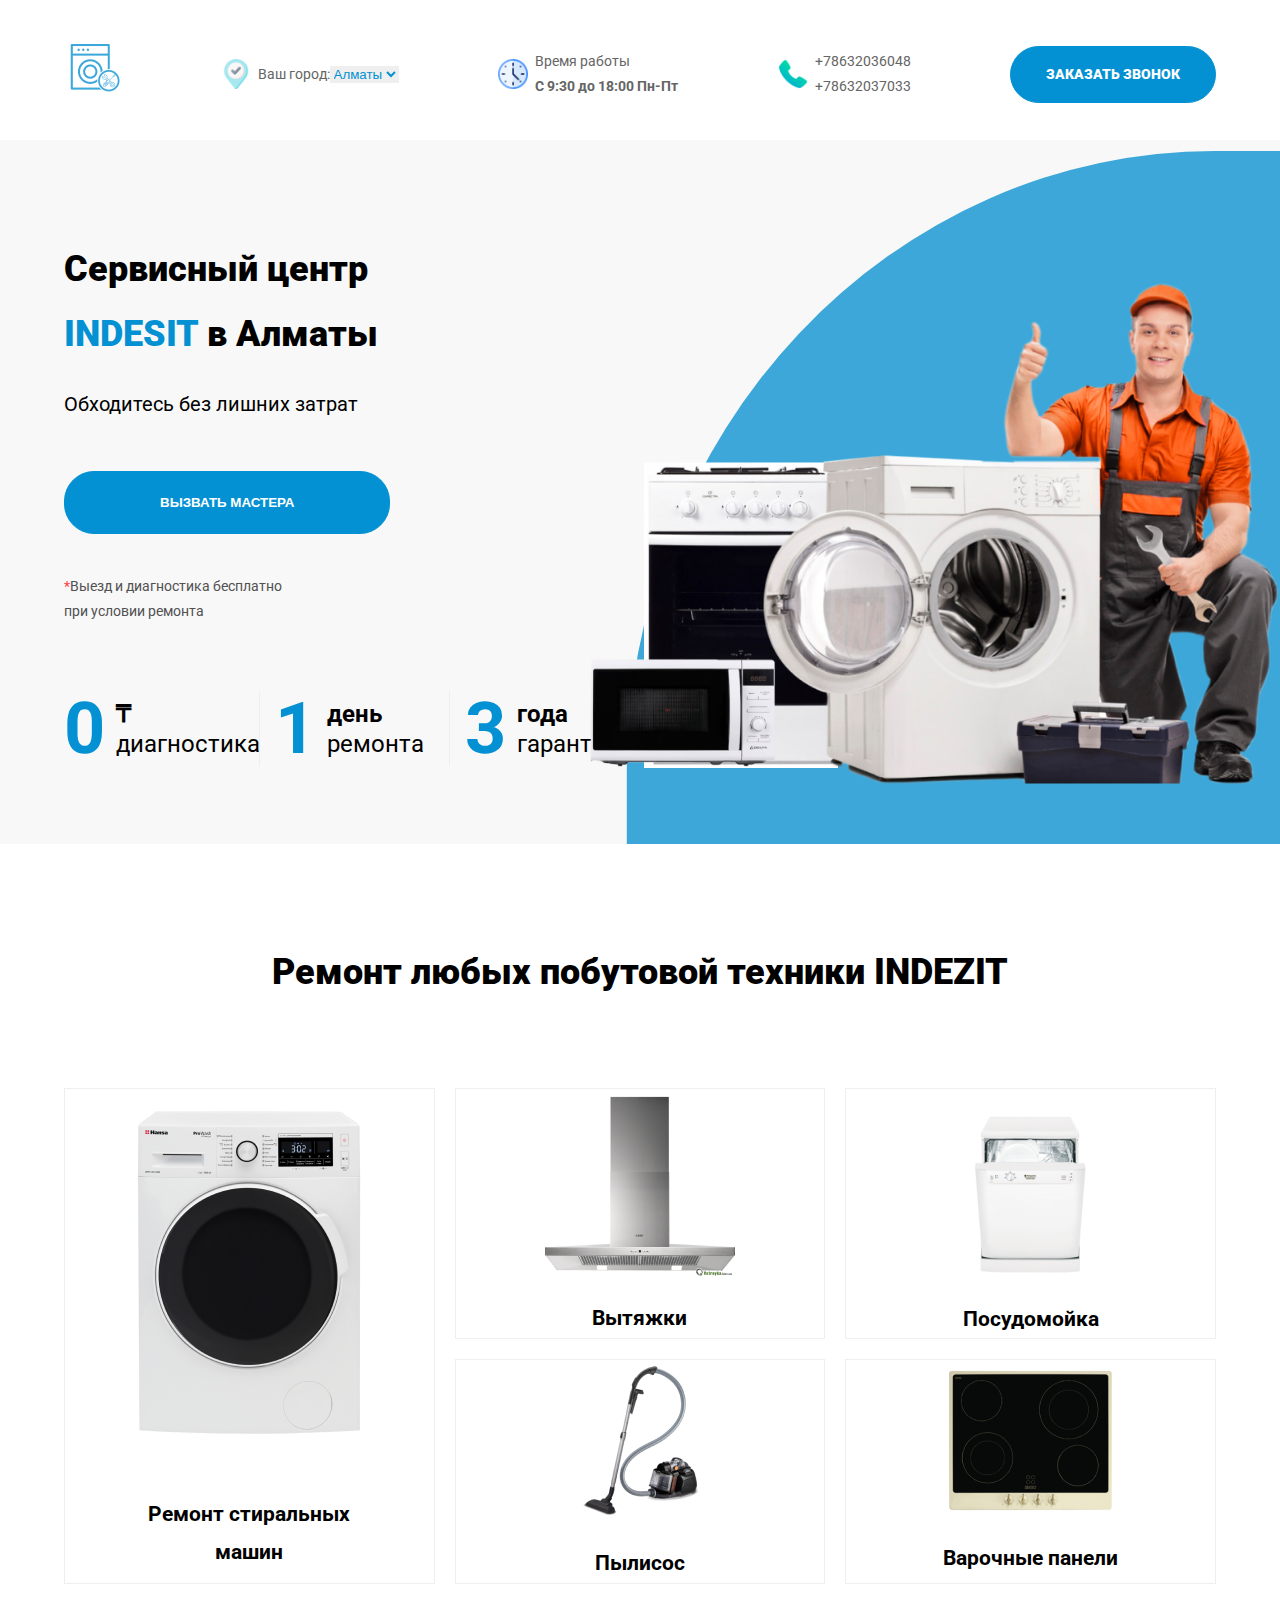
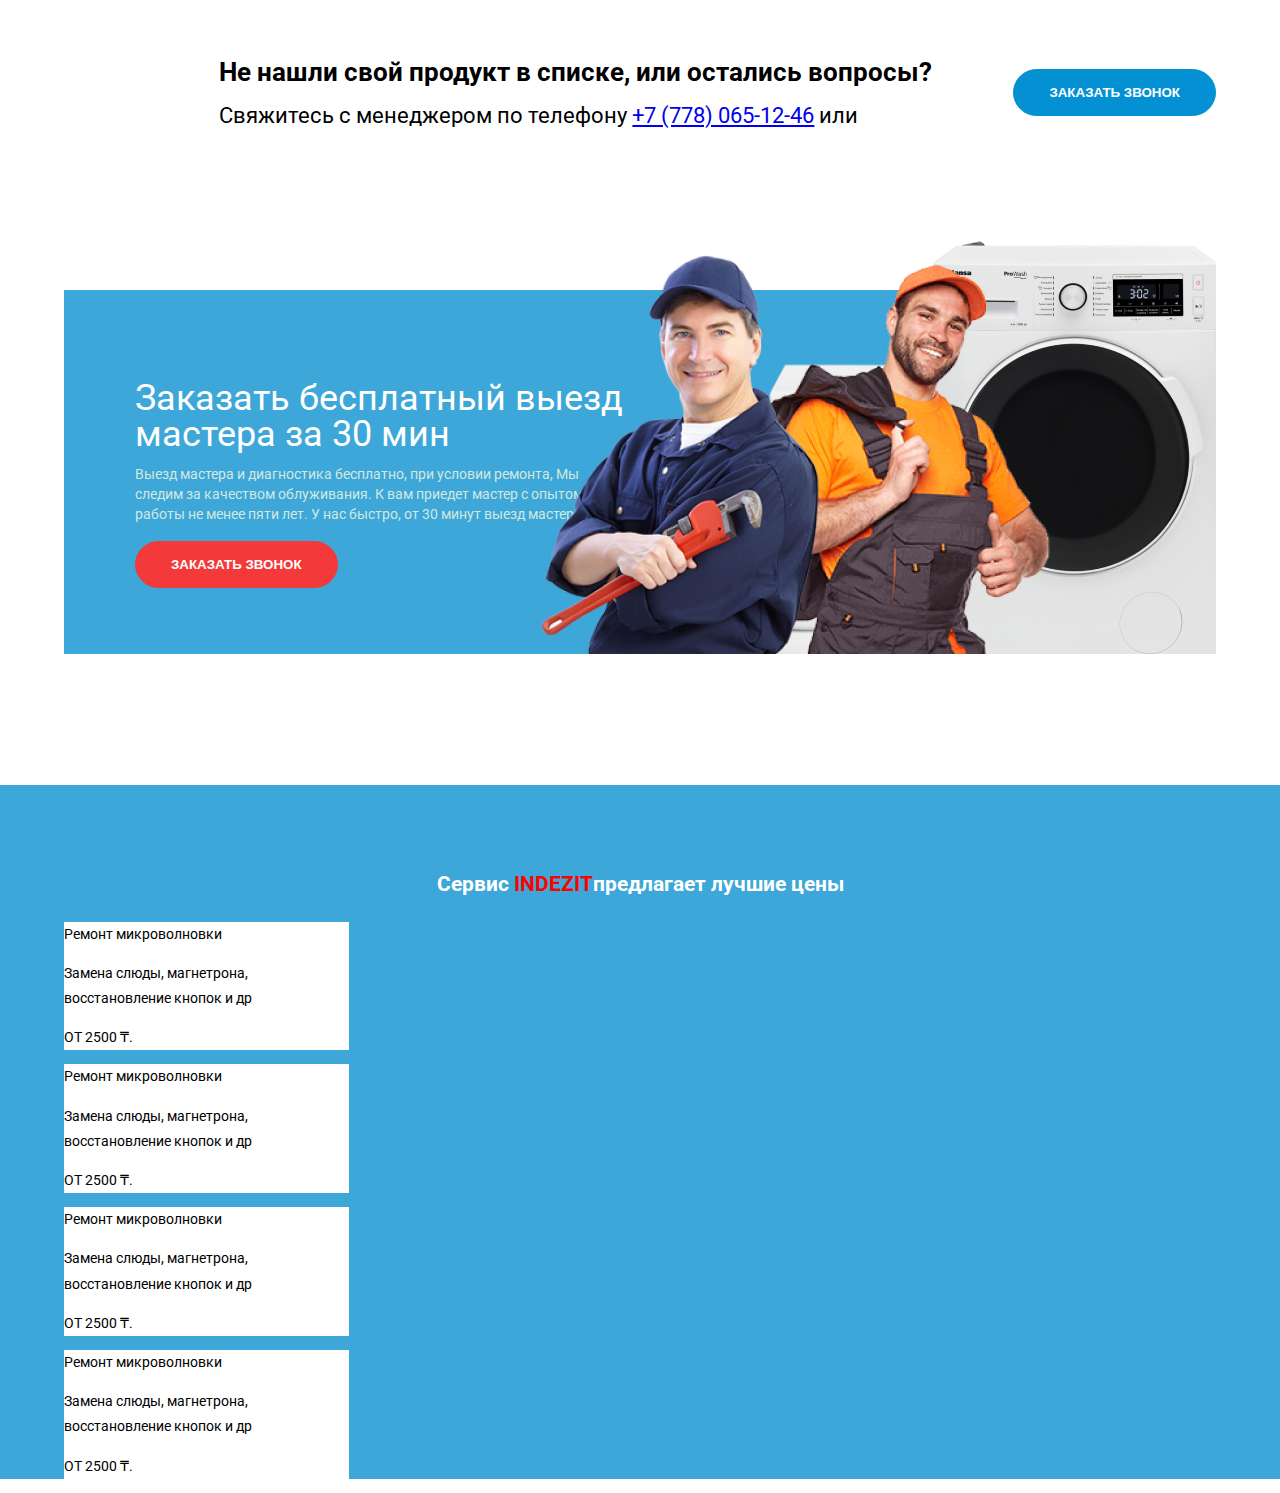
<file: index.html>
<!DOCTYPE html>
<html lang="en">

<head>
    <meta charset="UTF-8">
    <meta http-equiv="X-UA-Compatible" content="IE=edge">
    <meta name="viewport" content="width=device-width, initial-scale=1.0">
    <title>figma</title>
    <link rel="preconnect" href="https://fonts.googleapis.com">
    <link rel="preconnect" href="https://fonts.gstatic.com" crossorigin>
    <link href="https://fonts.googleapis.com/css2?family=Roboto:ital,wght@0,100;0,300;0,400;0,500;0,700;0,900;1,100;1,300;1,400;1,500;1,700;1,900&display=swap" rel="stylesheet">
    <link rel="stylesheet" href="/global.css">
    <link rel="stylesheet" href="/home.css">
</head>

<body>
    <header class="header">
        <div class="header__container d-flex container ">
            <a href="" class="header__container__logo">
                <img src="/icons/Лого 2.png" alt="logo">
            </a>
            <div class="header__container__item d-flex">
                <img class="header__img" src="/icons/check.png" alt="point">
                <p>Ваш город:</p>
                <select class="header__select" name="" id="">
                    <option>Алматы</option>
                    <option>Бишкек</option> 
                </select>
            </div>
            <div class="header__container__item d-flex">
                <img class="header__img" src="/icons/clock.png" alt="time">
                <div>
                    <p>Время работы</p>
                    <p class="font-w-900">С 9:30 до 18:00 Пн-Пт</p>
                </div>
            </div>
            <div class="header__container__item d-flex">
                <img class="header__img" src="/icons/phone-call.png" alt="tel">
                <div>
                    <a class="header__container__item__tel" href="tel:+78632036048">+78632036048</a>
                    <a class="header__container__item__tel" href="tel:+78632037033">+78632037033</a>
                </div>
            </div>
            <a class="header__container__btn-contact btn btn-blue" href="#">Заказать звонок</a>
        </div>
    </header>
    <main>
        <section class="hero bg-c">
            <div class="hero__container container d-flex">
                <div class="hero__container__left">
                    <h1 class="hero__container__left__title">Сервисный центр
                        <span class="c-blue">INDESIT</span> в Алматы
                    </h1>
                    <p class="hero__container__left__text">Обходитесь без лишних затрат</p>
                    <button class="hero__container__left__btn btn btn-blue">Вызвать мастера</button>
                    <p class="hero__container__left__des"><span class="c-red">*</span>Выезд и диагностика бесплатно при условии ремонта</p>
                    <ul class="hero__container__left__list ">
                        <li class="hero__container__left__list__item d-flex">
                            <h3 class="hero__container__left__list__item__title c-blue">0</h3>
                            <div>
                                <p class="hero__container__left__list__item__text font-w-900">₸</p>
                                <p class="hero__container__left__list__item__text">диагностика</p>
                            </div>
                        </li>
                        <li class="hero__container__left__list__item d-flex">
                            <h3 class="hero__container__left__list__item__title c-blue">1</h3>
                            <div>
                                <p class="hero__container__left__list__item__text font-w-900">день</p>
                                <p class="hero__container__left__list__item__text">ремонта</p>
                            </div>
                        </li>
                        <li class="hero__container__left__list__item d-flex">
                            <h3 class="hero__container__left__list__item__title c-blue">3</h3>
                            <div>
                                <p class="hero__container__left__list__item__text font-w-900">года</p>
                                <p class="hero__container__left__list__item__text">гарантии</p>
                            </div>
                        </li>
                    </ul>
                </div>
            </div>
            <img class="hero__img" src="./img/Group 2.png" alt="man">
        </section>

        <section class="product">
            <div class="container">
                <h2 class="product__title">Ремонт любых побутовой техники INDEZIT</h2>
                <div class="product__grid">
                    <div class="card">
                        <img class="card__img" src="./img/card1.png" alt="repair of washing machines" loading="lazy">
                        <h2 class="card__title">Ремонт стиральных машин</h2>
                    </div>
                    <div class="card">
                        <img class="card__img" src="./img/вытяжка.png" alt="hoods" loading="lazy">
                        <h2 class="card__title">Вытяжки</h2>
                    </div>
                    <div class="card">
                        <img class="card__img" src="./img/посудомойка.png" alt="dishwasher" loading="lazy">
                        <h2 class="card__title">Посудомойка</h2>
                    </div>
                    <div class="card">
                        <img class="card__img" src="./img/пелисос.png" alt="vacuum cleaner" loading="lazy">
                        <h2 class="card__title">Пылисос</h2>
                    </div>
                    <div class="card">
                        <img class="card__img" src="./img/варочная панель.png" alt="hob" loading="lazy">
                        <h2 class="card__title">Варочные панели</h2>
                    </div>
                </div>
                <div class="product__contact d-flex">
                    <div>
                        <h4 class="product__contact__title">Не нашли свой продукт в списке, или остались вопросы?</h4>
                        <p class="product__contact__text">Свяжитесь с менеджером по телефону <a href="+77780651246"> +7 (778) 065-12-46</a> или</p>
                    </div>
                    <button class="product__contact__btn btn btn-blue">Заказать звонок</button>
                </div>
                <div class="product__men">
                    <div class="product__men__left">
                        <h2 class="product__men__left__title">Заказать бесплатный выезд мастера за 30 мин</h2>
                        <p class="product__men__left__text">Выезд мастера и диагностика бесплатно, при условии ремонта, Мы следим за качеством облуживания. К вам приедет мастер с опытом работы не менее пяти лет. У нас быстро, от 30 минут выезд мастера</p>
                        <button class="product__men__left__btn btn btn-red">Заказать звонок</button>
                    </div>
                    <img src="./img/men.png" class="product__men__img" alt="men" loading="lazy">
                </div>
            </div>
        </section>

        <section class="service">
            <div class="container">
                <h2 class="service__title">Сервис <span class="service__title__span">INDEZIT</span>предлагает лучшие цены</h2>
                <div class="service__grid">
                    <div class="service__card">
                        <p>Ремонт микроволновки</p>
                        <p>Замена слюды, магнетрона, восстановление кнопок и др</p>
                        <p>ОТ 2500 ₸.</p>
                    </div>
                    <div class="service__card">
                        <p>Ремонт микроволновки</p>
                        <p>Замена слюды, магнетрона, восстановление кнопок и др</p>
                        <p>ОТ 2500 ₸.</p>
                    </div>
                    <div class="service__card">
                        <p>Ремонт микроволновки</p>
                        <p>Замена слюды, магнетрона, восстановление кнопок и др</p>
                        <p>ОТ 2500 ₸.</p>
                    </div>
                    <div class="service__card">
                        <p>Ремонт микроволновки</p>
                        <p>Замена слюды, магнетрона, восстановление кнопок и др</p>
                        <p>ОТ 2500 ₸.</p>
                    </div>
                </div>
            </div>
        </section>
    </main>
</body>

</html>
</file>
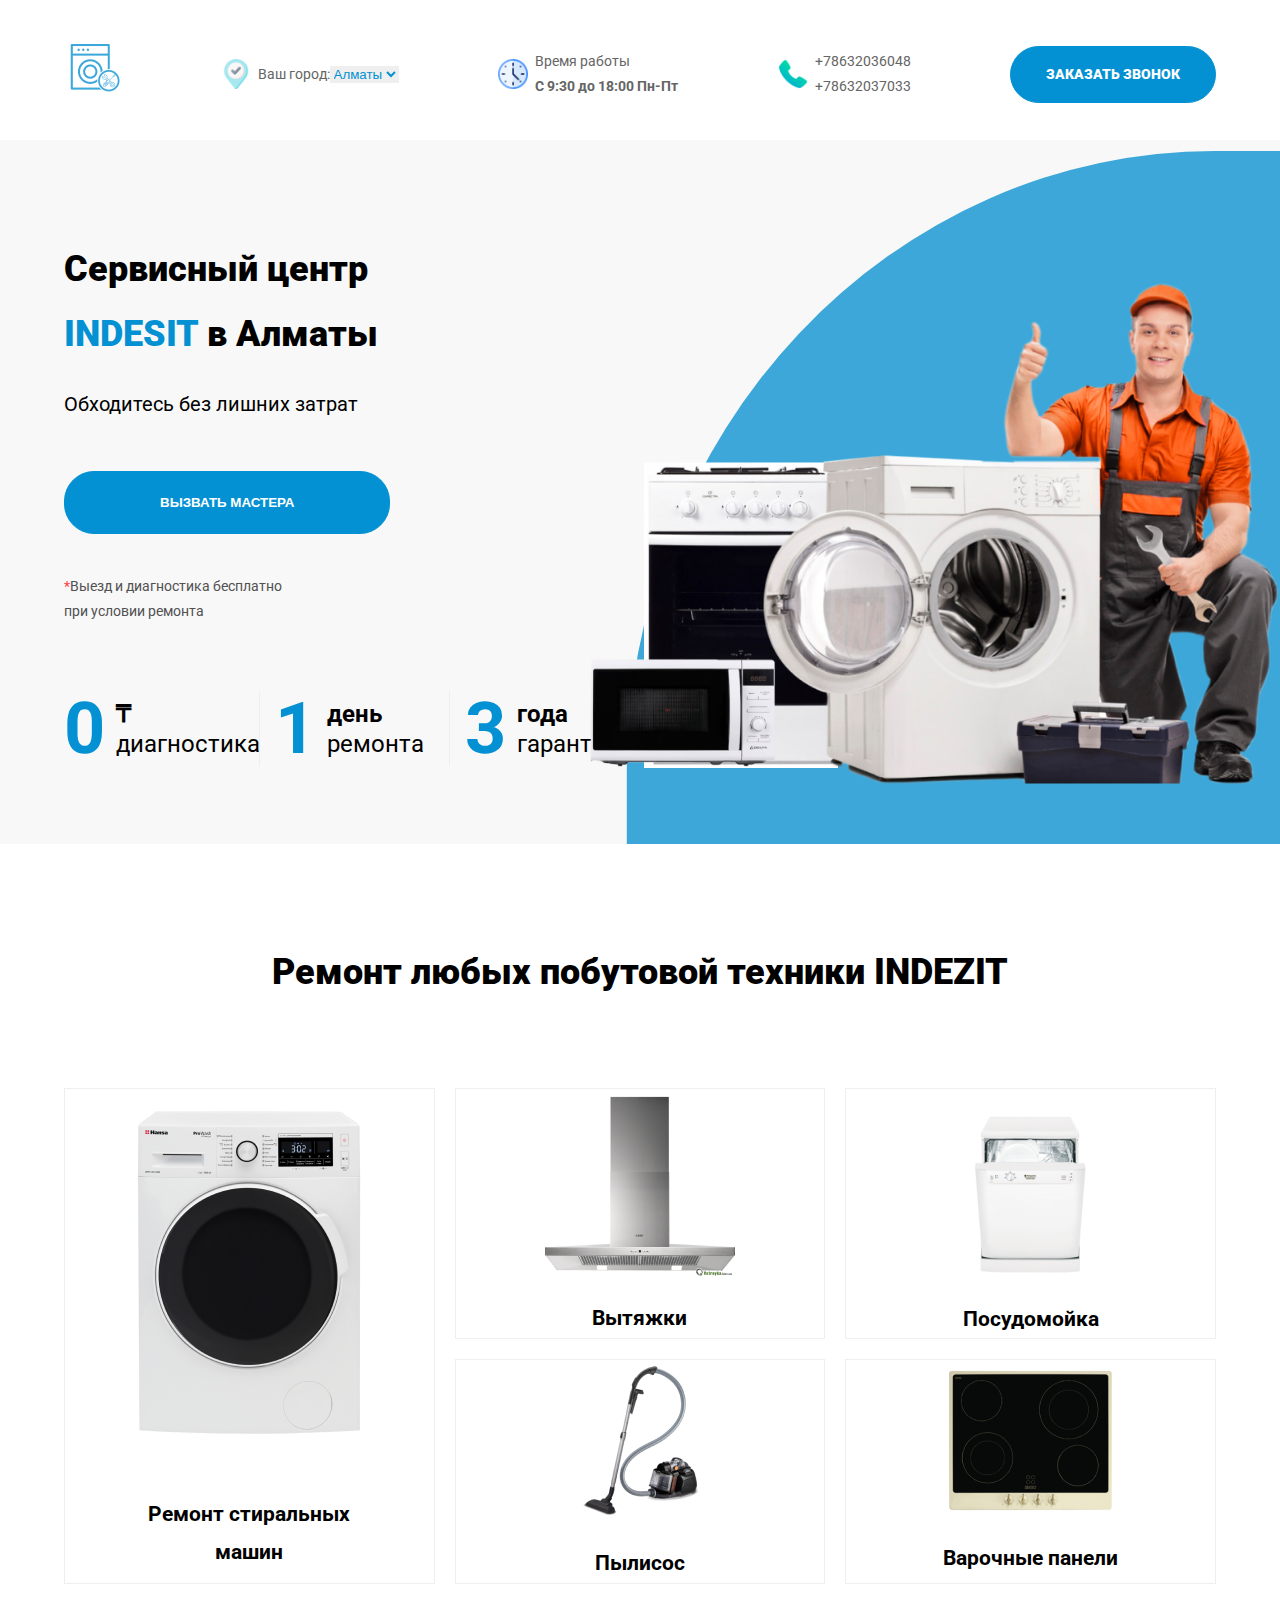
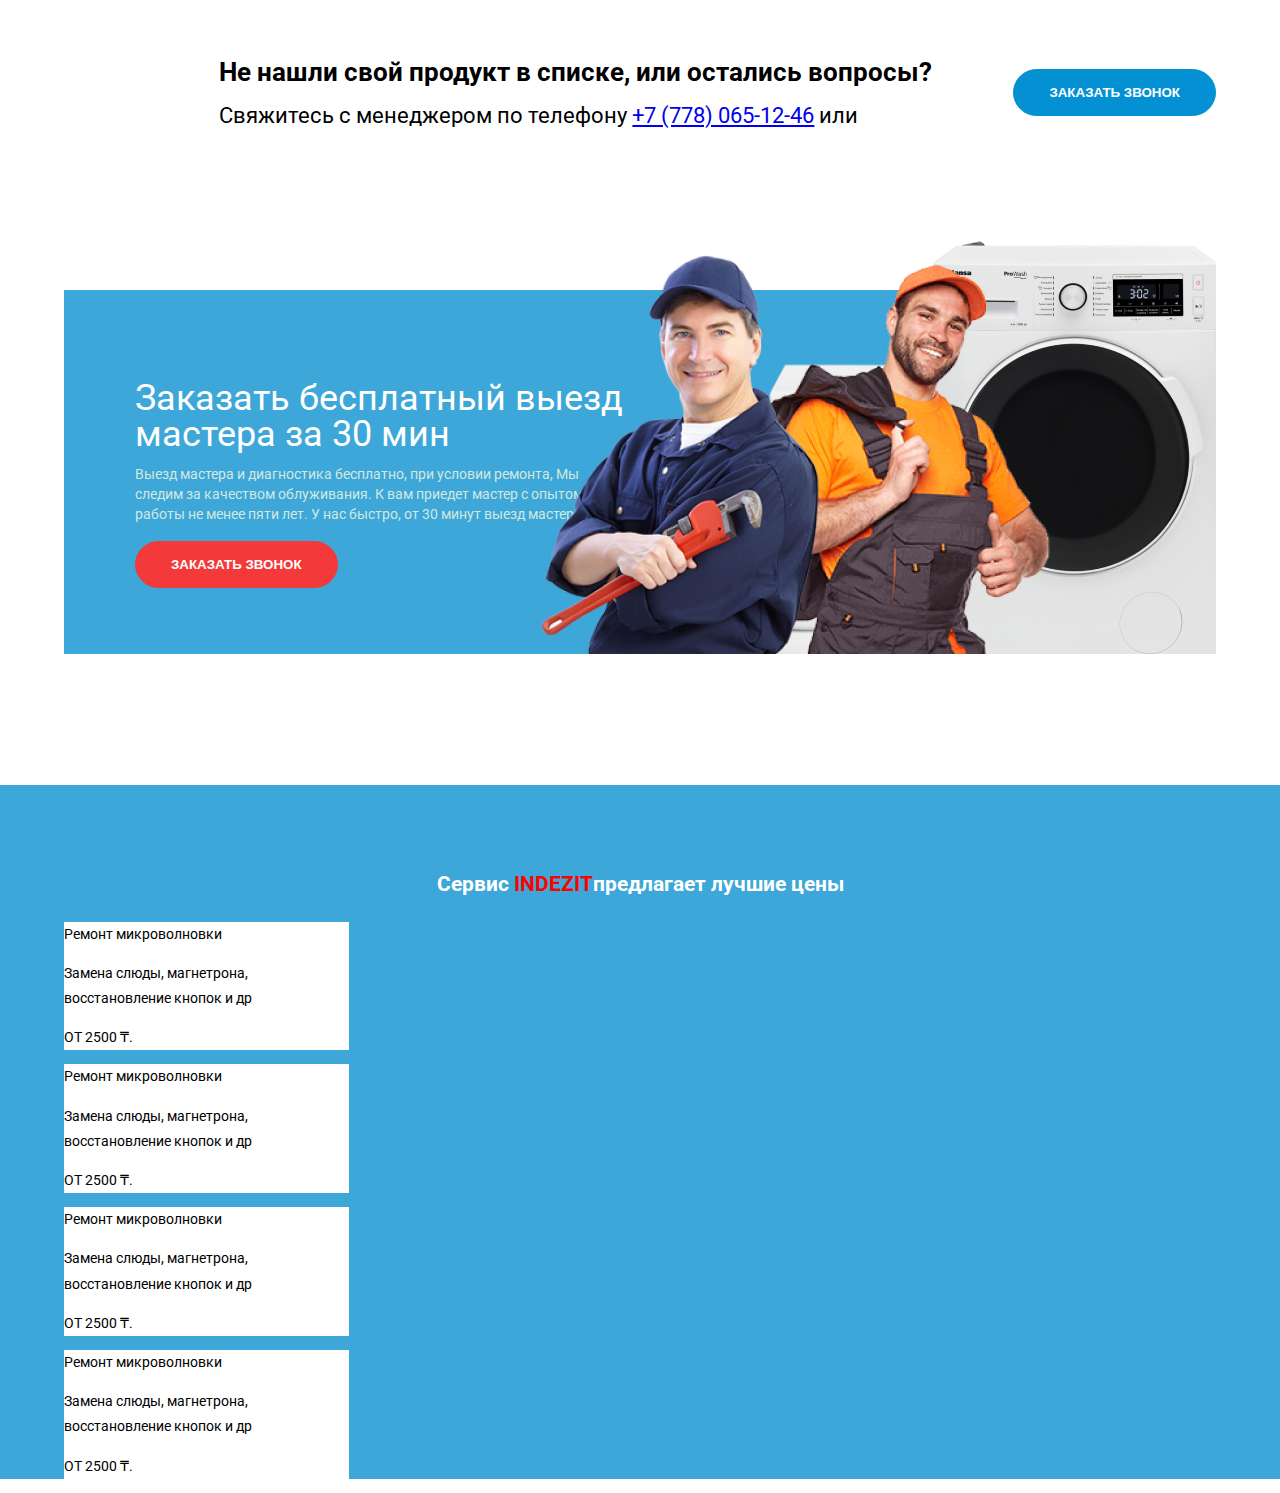
<file: figma/index.html>
<!DOCTYPE html>
<html lang="en">

<head>
    <meta charset="UTF-8">
    <meta http-equiv="X-UA-Compatible" content="IE=edge">
    <meta name="viewport" content="width=device-width, initial-scale=1.0">
    <title>figma</title>
    <link rel="preconnect" href="https://fonts.googleapis.com">
    <link rel="preconnect" href="https://fonts.gstatic.com" crossorigin>
    <link href="https://fonts.googleapis.com/css2?family=Roboto:ital,wght@0,100;0,300;0,400;0,500;0,700;0,900;1,100;1,300;1,400;1,500;1,700;1,900&display=swap" rel="stylesheet">
    <link rel="stylesheet" href="global.css">
    <link rel="stylesheet" href="home.css">
</head>

<body>
    <header class="header">
        <div class="header__container d-flex container ">
            <a href="" class="header__container__logo">
                <img src="icons/Лого 2.png" alt="logo">
            </a>
            <div class="header__container__item d-flex">
                <img class="header__img" src="icons/check.png" alt="point">
                <p>Ваш город:</p>
                <select class="header__select" name="" id="">
                    <option>Алматы</option>
                    <option>Бишкек</option> 
                </select>
            </div>
            <div class="header__container__item d-flex">
                <img class="header__img" src="icons/clock.png" alt="time">
                <div>
                    <p>Время работы</p>
                    <p class="font-w-900">С 9:30 до 18:00 Пн-Пт</p>
                </div>
            </div>
            <div class="header__container__item d-flex">
                <img class="header__img" src="icons/phone-call.png" alt="tel">
                <div>
                    <a class="header__container__item__tel" href="tel:+78632036048">+78632036048</a>
                    <a class="header__container__item__tel" href="tel:+78632037033">+78632037033</a>
                </div>
            </div>
            <a class="header__container__btn-contact btn btn-blue" href="#">Заказать звонок</a>
        </div>
    </header>
    <main>
        <section class="hero bg-c">
            <div class="hero__container container d-flex">
                <div class="hero__container__left">
                    <h1 class="hero__container__left__title">Сервисный центр
                        <span class="c-blue">INDESIT</span> в Алматы
                    </h1>
                    <p class="hero__container__left__text">Обходитесь без лишних затрат</p>
                    <button class="hero__container__left__btn btn btn-blue">Вызвать мастера</button>
                    <p class="hero__container__left__des"><span class="c-red">*</span>Выезд и диагностика бесплатно при условии ремонта</p>
                    <ul class="hero__container__left__list ">
                        <li class="hero__container__left__list__item d-flex">
                            <h3 class="hero__container__left__list__item__title c-blue">0</h3>
                            <div>
                                <p class="hero__container__left__list__item__text font-w-900">₸</p>
                                <p class="hero__container__left__list__item__text">диагностика</p>
                            </div>
                        </li>
                        <li class="hero__container__left__list__item d-flex">
                            <h3 class="hero__container__left__list__item__title c-blue">1</h3>
                            <div>
                                <p class="hero__container__left__list__item__text font-w-900">день</p>
                                <p class="hero__container__left__list__item__text">ремонта</p>
                            </div>
                        </li>
                        <li class="hero__container__left__list__item d-flex">
                            <h3 class="hero__container__left__list__item__title c-blue">3</h3>
                            <div>
                                <p class="hero__container__left__list__item__text font-w-900">года</p>
                                <p class="hero__container__left__list__item__text">гарантии</p>
                            </div>
                        </li>
                    </ul>
                </div>
            </div>
            <img class="hero__img" src="./img/Group 2.png" alt="man">
        </section>

        <section class="product">
            <div class="container">
                <h2 class="product__title">Ремонт любых побутовой техники INDEZIT</h2>
                <div class="product__grid">
                    <div class="card">
                        <img class="card__img" src="./img/card1.png" alt="repair of washing machines" loading="lazy">
                        <h2 class="card__title">Ремонт стиральных машин</h2>
                    </div>
                    <div class="card">
                        <img class="card__img" src="./img/вытяжка.png" alt="hoods" loading="lazy">
                        <h2 class="card__title">Вытяжки</h2>
                    </div>
                    <div class="card">
                        <img class="card__img" src="./img/посудомойка.png" alt="dishwasher" loading="lazy">
                        <h2 class="card__title">Посудомойка</h2>
                    </div>
                    <div class="card">
                        <img class="card__img" src="./img/пелисос.png" alt="vacuum cleaner" loading="lazy">
                        <h2 class="card__title">Пылисос</h2>
                    </div>
                    <div class="card">
                        <img class="card__img" src="./img/варочная панель.png" alt="hob" loading="lazy">
                        <h2 class="card__title">Варочные панели</h2>
                    </div>
                </div>
                <div class="product__contact d-flex">
                    <div>
                        <h4 class="product__contact__title">Не нашли свой продукт в списке, или остались вопросы?</h4>
                        <p class="product__contact__text">Свяжитесь с менеджером по телефону <a href="+77780651246"> +7 (778) 065-12-46</a> или</p>
                    </div>
                    <button class="product__contact__btn btn btn-blue">Заказать звонок</button>
                </div>
                <div class="product__men">
                    <div class="product__men__left">
                        <h2 class="product__men__left__title">Заказать бесплатный выезд мастера за 30 мин</h2>
                        <p class="product__men__left__text">Выезд мастера и диагностика бесплатно, при условии ремонта, Мы следим за качеством облуживания. К вам приедет мастер с опытом работы не менее пяти лет. У нас быстро, от 30 минут выезд мастера</p>
                        <button class="product__men__left__btn btn btn-red">Заказать звонок</button>
                    </div>
                    <img src="./img/men.png" class="product__men__img" alt="men" loading="lazy">
                </div>
            </div>
        </section>

        <section class="service">
            <div class="container">
                <h2 class="service__title">Сервис <span class="service__title__span">INDEZIT</span>предлагает лучшие цены</h2>
                <div class="service__grid">
                    <div class="service__card">
                        <p>Ремонт микроволновки</p>
                        <p>Замена слюды, магнетрона, восстановление кнопок и др</p>
                        <p>ОТ 2500 ₸.</p>
                    </div>
                    <div class="service__card">
                        <p>Ремонт микроволновки</p>
                        <p>Замена слюды, магнетрона, восстановление кнопок и др</p>
                        <p>ОТ 2500 ₸.</p>
                    </div>
                    <div class="service__card">
                        <p>Ремонт микроволновки</p>
                        <p>Замена слюды, магнетрона, восстановление кнопок и др</p>
                        <p>ОТ 2500 ₸.</p>
                    </div>
                    <div class="service__card">
                        <p>Ремонт микроволновки</p>
                        <p>Замена слюды, магнетрона, восстановление кнопок и др</p>
                        <p>ОТ 2500 ₸.</p>
                    </div>
                </div>
            </div>
        </section>
    </main>
</body>

</html>
</file>
<file: global.css>
body {
    margin: 0;
    padding: 0;
    font-size: 14px;
    line-height: 1.8;
    font-family: 'Roboto', sans-serif;
}

* {
    box-sizing: border-box;
}

.container {
    max-width: 1200px;
    width: 90%;
    margin: 0 auto;
}

.d-flex {
    display: flex;
}

.font-w-900 {
    font-weight: bold;
}


/* button */

.btn {
    cursor: pointer;
    border-radius: 30px;
    color: #fff;
    text-transform: uppercase;
    text-decoration: none;
    font-weight: 900;
    padding: 15px 35px;
    transition: all .4s;
}

.btn-blue {
    background: #0391D3;
    border: 1px solid #0391D3;
}

.btn-blue:focus,
.btn-blue:hover {
    background-color: transparent;
    color: #0391D3;
}

.btn-red {
    background: #F3393A;
    border: 1px solid #F3393A;
}

.btn-red:focus,
.btn-red:hover {
    background-color: #942626;
    border-color: #942626;
}

.text-underline {
    text-decoration: underline;
}


/* /button */


/* color */

.c-blue {
    color: #0391D3;
}

.c-red {
    color: #ff4141;
}

.bg-c {
    background-color: #f8f8f8;
}


/* /color */


/* /global ---------------------------------------------------------------------------------*/


/* heder--------------------------------------------------------------------------------------- */

.header__img {
    width: 30px;
}

.header__select {
    border: none;
    outline: none;
    color: #0391D3;
}

.header {
    background-color: #fff;
    padding: 44px 0px 36px 0px;
    width: 100%;
    left: 0;
    top: 0;
    z-index: 10;
    box-shadow: 0px 2px 2px rgb(97, 89, 89, 0.5);
}

.header__container {
    align-items: center;
    justify-content: space-between;
}

.header__container__item {
    align-items: center;
    color: #656565;
}

.header__container__item img {
    margin-right: 7px;
}

.header__container__item p {
    margin: 0;
}

.header__container__item__tel {
    display: block;
    text-decoration: none;
    color: #656565;
    transition: all .1s ease-in-out;
}

.header__container__item__tel:focus,
.header__container__item__tel:hover {
    color: #0391D3;
}
</file>
<file: home.css>
/* hero --------------------------------------------*/

.hero {
    min-height: 100%;
    overflow: hidden;
    position: relative;
    background-color: #f8f8f8;
}

.hero::before {
    content: '';
    position: absolute;
    width: 102%;
    height: 197%;
    background-color: #3ca7d8;
    border-radius: 45%;
    display: block;
    right: 0px;
    bottom: 0px;
    transform: translate(50%, 50%);
}

.hero__container {
    justify-content: space-between;
}

.hero__container__left {
    margin-top: 97px;
    max-width: 624px;
    width: 50%;
}

.hero__container__left__title {
    font-weight: 900;
    font-size: 36px;
    color: #000000;
    max-width: 323px;
    margin: 0px 0px 12px;
}

.hero__container__left__text {
    font-size: 20px;
    line-height: 50px;
    margin: 0px 0px 42px;
}

.hero__container__left__btn {
    padding: 23px 95px;
}

.hero__container__left__des {
    color: #515151;
    max-width: 242px;
    margin: 40px 0px 40px 0px;
}

.hero__container__left__list {
    display: grid;
    grid-template-columns: repeat(3, 1fr);
    max-width: 624px;
    width: 100%;
    margin-bottom: 50px;
    padding: 0px;
    list-style: none;
    grid-gap: 15px;
}

.hero__container__left__list__item {
    align-items: center;
}

.hero__container__left__list__item:not(:last-child) {
    position: relative;
}

.hero__container__left__list__item:not(:last-child)::before {
    content: '';
    width: 1px;
    height: 75px;
    background-color: #eeeeee;
    display: block;
    position: absolute;
    right: 0px;
    top: 50%;
    transform: translateY(-50%);
}

.hero__container__left__list__item__title {
    font-weight: bold;
    font-size: 72px;
    margin: 0px;
}

.hero__container__left__list__item__text {
    margin: 0px;
    font-size: 24px;
    line-height: 30px;
    padding-left: 11px;
}

.hero__img {
    z-index: 4;
    width: 691px;
    position: absolute;
    top: 20%;
    right: 0px;
}


/* /hero---------------------------------------------------- */


/* product------------------------------------------------------------------------------------- */

.product {
    padding: 114px 0px;
}

.product__title {
    font-weight: 900;
    font-size: 36px;
    line-height: .83;
    text-align: center;
    margin: 0px;
}

.product__grid {
    margin-top: 100px;
    display: grid;
    grid-template-columns: repeat(3, 1fr);
    gap: 20px 20px;
}

.card {
    border: 1px solid #efefef;
    text-align: center;
    transition: all .4s ease-in-out;
    justify-content: center;
    display: flex;
    flex-direction: column;
    align-items: center;
}

.card:first-child {
    grid-row-start: 1;
    grid-row-end: 3;
}

.card:hover {
    box-shadow: 0px 10px 30px #d5d5d5;
}

.card__title {
    max-width: 260px;
    margin: 21px auto 0px;
}

.card:first-child .card__title {
    margin-top: 51px;
}

.product__contact {
    margin-top: 65px;
    justify-content: flex-end;
    align-items: center;
}

.product__contact__title {
    margin: 0px;
    font-size: 26px;
}

.product__contact__text {
    margin: 0px;
    font-size: 22px;
}

.product__contact__btn {
    margin-left: 81px;
}

.product__men {
    position: relative;
    background-color: #3ca7d8;
    padding: 90px 71px 66px;
    margin: 154px 0px 0px;
}

.product__men__left {
    color: #fff;
    max-width: 490px;
}

.product__men__left__title {
    font-weight: 400;
    font-size: 36px;
    line-height: 1.02;
    margin: 0px 0px 11px;
}

.product__men__left__text {
    font-weight: 400;
    font-size: 14px;
    line-height: 20px;
    color: #d3e8e0;
    margin: 0px;
}

.product__men__left__btn {
    margin-top: 17px;
}

.product__men__img {
    position: absolute;
    right: 0px;
    bottom: 0px;
}


/* /product----------------------------------------------------------------------------------------- */


/* service-------------------------------------------------------------------------------------------- */

.service {
    background-color: #3ca7d8;
}


/* /service---------------------------------------------------------------------------------------------- */

.service__title {
    color: #fff;
    text-align: center;
    padding-top: 81px;
}

.service__title__span {
    color: red;
}

.service__card {
    width: 285px;
    background-color: #fff;
}
</file>
<file: figma/global.css>
body {
    margin: 0;
    padding: 0;
    font-size: 14px;
    line-height: 1.8;
    font-family: 'Roboto', sans-serif;
}

* {
    box-sizing: border-box;
}

.container {
    max-width: 1200px;
    width: 90%;
    margin: 0 auto;
}

.d-flex {
    display: flex;
}

.font-w-900 {
    font-weight: bold;
}


/* button */

.btn {
    cursor: pointer;
    border-radius: 30px;
    color: #fff;
    text-transform: uppercase;
    text-decoration: none;
    font-weight: 900;
    padding: 15px 35px;
    transition: all .4s;
}

.btn-blue {
    background: #0391D3;
    border: 1px solid #0391D3;
}

.btn-blue:focus,
.btn-blue:hover {
    background-color: transparent;
    color: #0391D3;
}

.btn-red {
    background: #F3393A;
    border: 1px solid #F3393A;
}

.btn-red:focus,
.btn-red:hover {
    background-color: #942626;
    border-color: #942626;
}

.text-underline {
    text-decoration: underline;
}


/* /button */


/* color */

.c-blue {
    color: #0391D3;
}

.c-red {
    color: #ff4141;
}

.bg-c {
    background-color: #f8f8f8;
}


/* /color */


/* /global ---------------------------------------------------------------------------------*/


/* heder--------------------------------------------------------------------------------------- */

.header__img {
    width: 30px;
}

.header__select {
    border: none;
    outline: none;
    color: #0391D3;
}

.header {
    background-color: #fff;
    padding: 44px 0px 36px 0px;
    width: 100%;
    left: 0;
    top: 0;
    z-index: 10;
    box-shadow: 0px 2px 2px rgb(97, 89, 89, 0.5);
}

.header__container {
    align-items: center;
    justify-content: space-between;
}

.header__container__item {
    align-items: center;
    color: #656565;
}

.header__container__item img {
    margin-right: 7px;
}

.header__container__item p {
    margin: 0;
}

.header__container__item__tel {
    display: block;
    text-decoration: none;
    color: #656565;
    transition: all .1s ease-in-out;
}

.header__container__item__tel:focus,
.header__container__item__tel:hover {
    color: #0391D3;
}
</file>
<file: figma/home.css>
/* hero --------------------------------------------*/

.hero {
    min-height: 100%;
    overflow: hidden;
    position: relative;
    background-color: #f8f8f8;
}

.hero::before {
    content: '';
    position: absolute;
    width: 102%;
    height: 197%;
    background-color: #3ca7d8;
    border-radius: 45%;
    display: block;
    right: 0px;
    bottom: 0px;
    transform: translate(50%, 50%);
}

.hero__container {
    justify-content: space-between;
}

.hero__container__left {
    margin-top: 97px;
    max-width: 624px;
    width: 50%;
}

.hero__container__left__title {
    font-weight: 900;
    font-size: 36px;
    color: #000000;
    max-width: 323px;
    margin: 0px 0px 12px;
}

.hero__container__left__text {
    font-size: 20px;
    line-height: 50px;
    margin: 0px 0px 42px;
}

.hero__container__left__btn {
    padding: 23px 95px;
}

.hero__container__left__des {
    color: #515151;
    max-width: 242px;
    margin: 40px 0px 40px 0px;
}

.hero__container__left__list {
    display: grid;
    grid-template-columns: repeat(3, 1fr);
    max-width: 624px;
    width: 100%;
    margin-bottom: 50px;
    padding: 0px;
    list-style: none;
    grid-gap: 15px;
}

.hero__container__left__list__item {
    align-items: center;
}

.hero__container__left__list__item:not(:last-child) {
    position: relative;
}

.hero__container__left__list__item:not(:last-child)::before {
    content: '';
    width: 1px;
    height: 75px;
    background-color: #eeeeee;
    display: block;
    position: absolute;
    right: 0px;
    top: 50%;
    transform: translateY(-50%);
}

.hero__container__left__list__item__title {
    font-weight: bold;
    font-size: 72px;
    margin: 0px;
}

.hero__container__left__list__item__text {
    margin: 0px;
    font-size: 24px;
    line-height: 30px;
    padding-left: 11px;
}

.hero__img {
    z-index: 4;
    width: 691px;
    position: absolute;
    top: 20%;
    right: 0px;
}


/* /hero---------------------------------------------------- */


/* product------------------------------------------------------------------------------------- */

.product {
    padding: 114px 0px;
}

.product__title {
    font-weight: 900;
    font-size: 36px;
    line-height: .83;
    text-align: center;
    margin: 0px;
}

.product__grid {
    margin-top: 100px;
    display: grid;
    grid-template-columns: repeat(3, 1fr);
    gap: 20px 20px;
}

.card {
    border: 1px solid #efefef;
    text-align: center;
    transition: all .4s ease-in-out;
    justify-content: center;
    display: flex;
    flex-direction: column;
    align-items: center;
}

.card:first-child {
    grid-row-start: 1;
    grid-row-end: 3;
}

.card:hover {
    box-shadow: 0px 10px 30px #d5d5d5;
}

.card__title {
    max-width: 260px;
    margin: 21px auto 0px;
}

.card:first-child .card__title {
    margin-top: 51px;
}

.product__contact {
    margin-top: 65px;
    justify-content: flex-end;
    align-items: center;
}

.product__contact__title {
    margin: 0px;
    font-size: 26px;
}

.product__contact__text {
    margin: 0px;
    font-size: 22px;
}

.product__contact__btn {
    margin-left: 81px;
}

.product__men {
    position: relative;
    background-color: #3ca7d8;
    padding: 90px 71px 66px;
    margin: 154px 0px 0px;
}

.product__men__left {
    color: #fff;
    max-width: 490px;
}

.product__men__left__title {
    font-weight: 400;
    font-size: 36px;
    line-height: 1.02;
    margin: 0px 0px 11px;
}

.product__men__left__text {
    font-weight: 400;
    font-size: 14px;
    line-height: 20px;
    color: #d3e8e0;
    margin: 0px;
}

.product__men__left__btn {
    margin-top: 17px;
}

.product__men__img {
    position: absolute;
    right: 0px;
    bottom: 0px;
}


/* /product----------------------------------------------------------------------------------------- */


/* service-------------------------------------------------------------------------------------------- */

.service {
    background-color: #3ca7d8;
}


/* /service---------------------------------------------------------------------------------------------- */

.service__title {
    color: #fff;
    text-align: center;
    padding-top: 81px;
}

.service__title__span {
    color: red;
}

.service__card {
    width: 285px;
    background-color: #fff;
}
</file>
